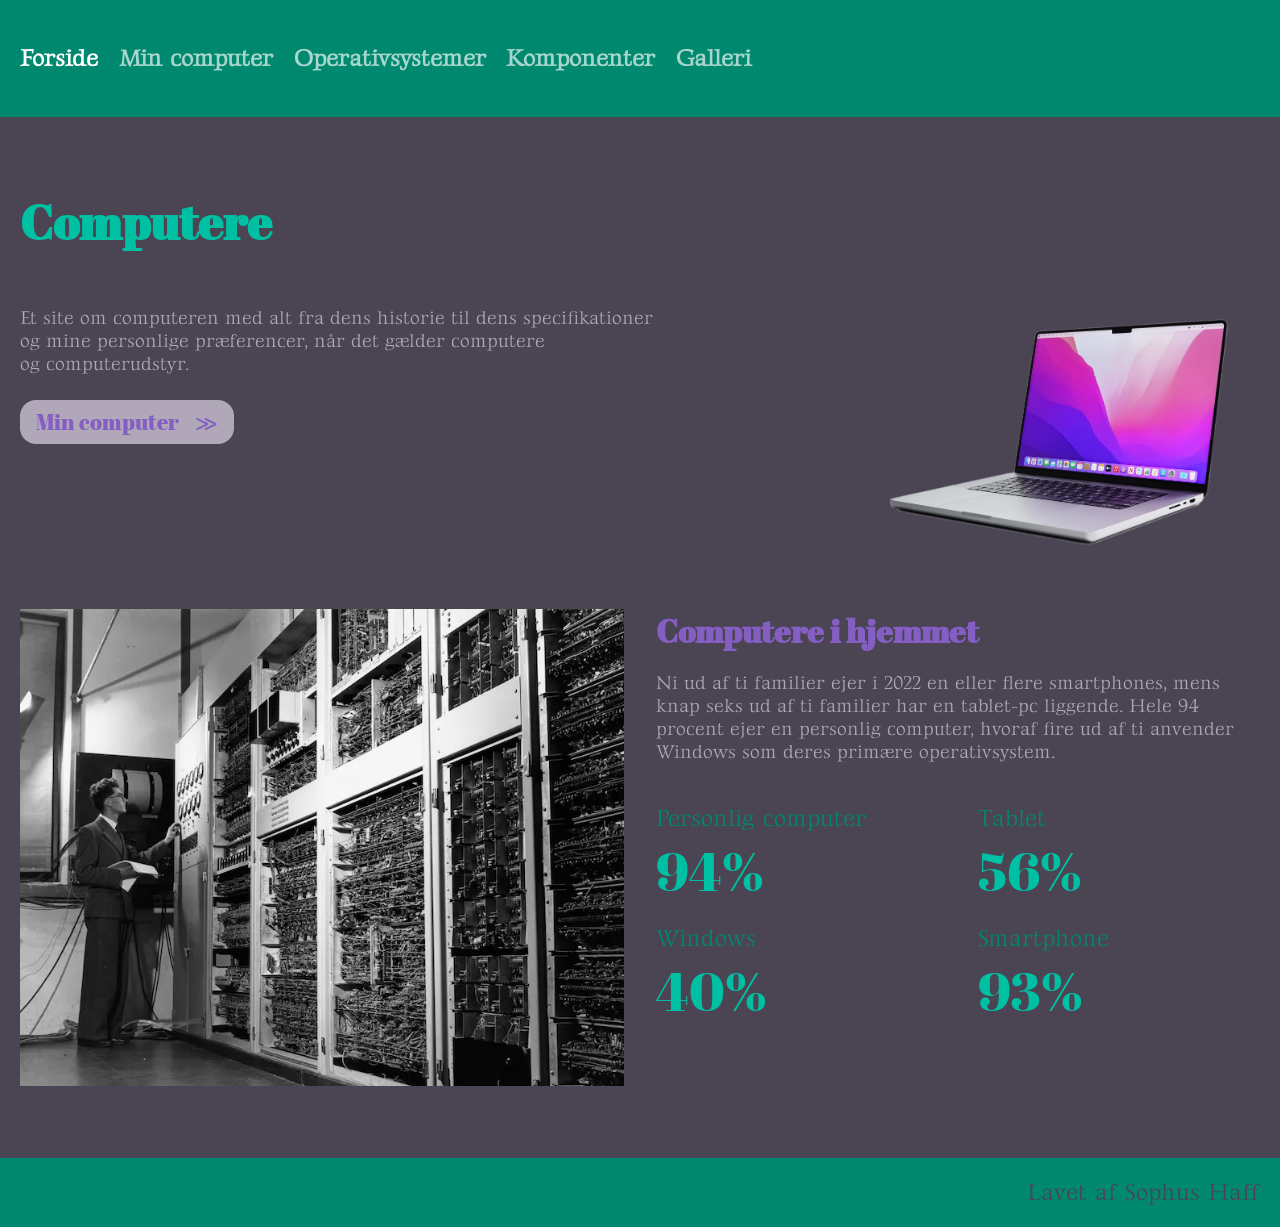
<file: index.html>
<!doctype html>
<html lang="da">
    <head>
        <meta charset="UTF-8" />
        <meta http-equiv="X-UA-Compatible" content="IE=edge" />
        <meta name="viewport" content="width=device-width, initial-scale=1.0" />
        <meta name="robots" content="noindex" />
        <title>Forside</title>
        <link rel="preconnect" href="https://fonts.googleapis.com">
        <link rel="preconnect" href="https://fonts.gstatic.com" crossorigin>
        <link href="https://fonts.googleapis.com/css2?family=Gideon+Roman&display=swap" rel="stylesheet">
        <link rel="stylesheet" href="css/style.css" />
        <link rel="stylesheet" href="css/layout.css" />
    </head>

    <body>
        <header>
            <nav>
                <ul>
                    <li><a class="active" href="index.html">Forside</a></li>
                    <li><a href="min_computer.html">Min computer</a></li>
                    <li>
                        <a href="operativsystemer.html">Operativsystemer</a>
                    </li>
                    <li><a href="komponenter.html">Komponenter</a></li>
                    <li><a href="galleri.html">Galleri</a></li>
                </ul>
            </nav>
        </header>
        <main>
            <h1>Computere</h1>

            <section class="grid_2-1">
                <div>
                    <p>
                        Et site om computeren med alt fra dens historie til dens
                        specifikationer og mine personlige præferencer, når det
                        gælder computere og computerudstyr.
                    </p>
                    <a class="button" href="min_computer.html">Min computer</a>
                </div>
                <div>
                    <img
                        class="cutout-img"
                        src="imgs/computer-cutout.webp"
                        alt="computer cutout"
                    />
                </div>
            </section>

            <section class="grid_1-1">
                <div>
                    <h2>Computere i hjemmet</h2>

                    <div>
                        <p>
                            Ni ud af ti familier ejer i 2022 en eller flere
                            smartphones, mens knap seks ud af ti familier har en
                            tablet-pc liggende. Hele 94 procent ejer en
                            personlig computer, hvoraf fire ud af ti anvender
                            Windows som deres primære operativ&shy;system.
                        </p>
                    </div>
                    <div>
                        <dl>
                            <dt>Personlig computer</dt>
                            <dd>94%</dd>

                            <dt>Windows</dt>
                            <dd>40%</dd>

                            <dt>Tablet</dt>
                            <dd>56%</dd>

                            <dt>Smartphone</dt>
                            <dd>93%</dd>


                        </dl>
                    </div>
                </div>
                <div class="column-1 full-height">
                    <div>
                        <img src="imgs/computer-old.webp" alt="computer old"/>
                    </div>
                </div>
            </section>
        </main>
        <footer>Lavet af Sophus Haff</footer>

    </body>
</html>
</file>
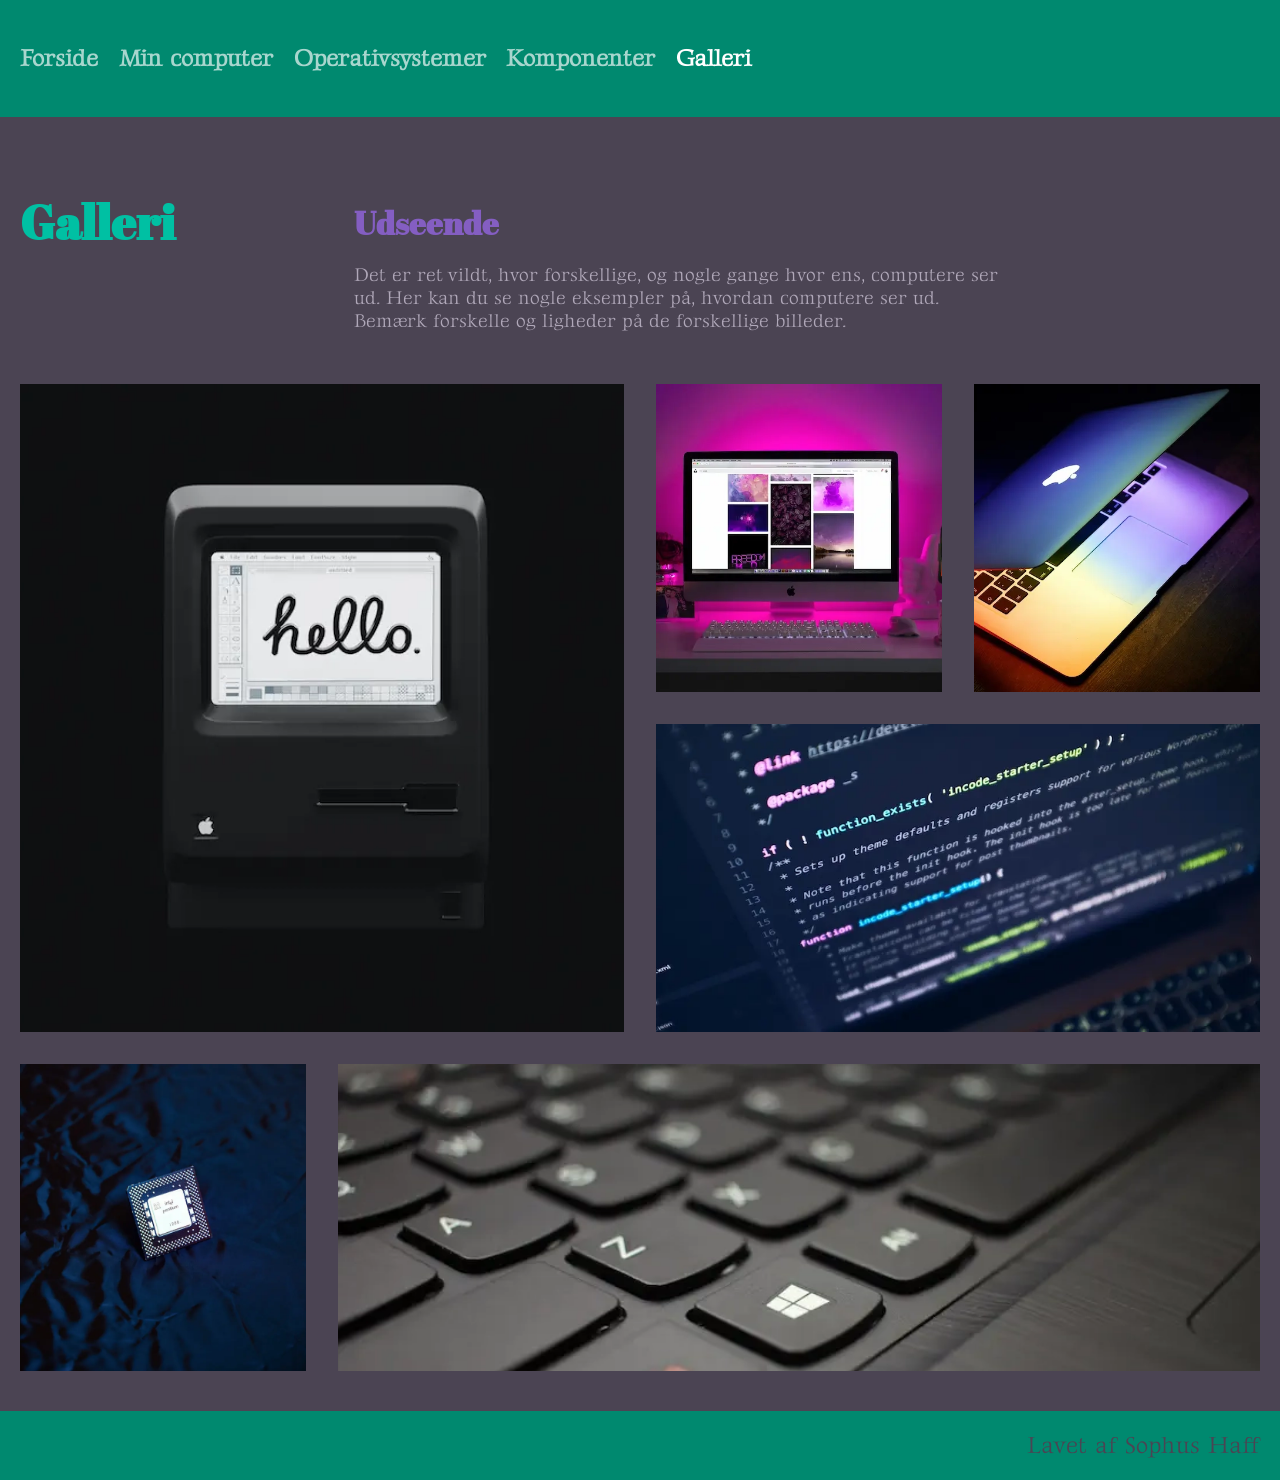
<file: galleri.html>
<!doctype html>
<html  lang="da">
    <head>
        <meta charset="UTF-8" />
        <meta http-equiv="X-UA-Compatible" content="IE=edge" />
        <meta name="viewport" content="width=device-width, initial-scale=1.0" />
        <meta name="robots" content="noindex" />
        <title>Galleri</title>
        <link rel="preconnect" href="https://fonts.googleapis.com">
        <link rel="preconnect" href="https://fonts.gstatic.com" crossorigin>
        <link href="https://fonts.googleapis.com/css2?family=Gideon+Roman&display=swap" rel="stylesheet">
        <link rel="stylesheet" href="css/style.css" />
        <link rel="stylesheet" href="css/layout.css" />
    </head>

    <body>
        <header>
            <nav>
                <ul>
                    <li><a href="index.html">Forside</a></li>
                    <li><a href="min_computer.html">Min computer</a></li>
                    <li>
                        <a href="operativsystemer.html">Operativsystemer</a>
                    </li>
                    <li><a href="komponenter.html">Komponenter</a></li>
                    <li><a class="active" href="galleri.html">Galleri</a></li>
                </ul>
            </nav>
        </header>
        <main class="gallery">
            <div class="grid_1-3">
                <h1>Galleri</h1>
                <div class="beside-h1">
                    <h2>Udseende</h2>
                    <p>
                        Det er ret vildt, hvor forskellige, og nogle gange hvor
                        ens, computere ser ud. Her kan du se nogle eksempler på,
                        hvordan computere ser ud. Bemærk forskelle og ligheder
                        på de forskellige billeder.
                    </p>
                </div>
            </div>
            <div class="grid_1-1-1-1">
                <img class="grid_col-1-2 grid_row-1-2" src="imgs/galleri/apple-84.webp" alt="apple" />

                <img
                    src="imgs/galleri/desktop-setup.webp"
                    alt="desktop setup"
                />
                <img src="imgs/galleri/macbook.webp" alt="macbook" />
                <img class="grid_col-3-4 grid_row-2" src="imgs/galleri/code.webp" alt="code" />
                <img class="grid_col-1 grid_row-3" src="imgs/galleri/intel-chip.webp" alt="intel chip" />


                <img class="grid_col-2-4 grid_row-3" src="imgs/galleri/keyboard.webp" alt="keyboard" />

            </div>
        </main>
        <footer>Lavet af Sophus Haff</footer>
    </body>
</html>
</file>
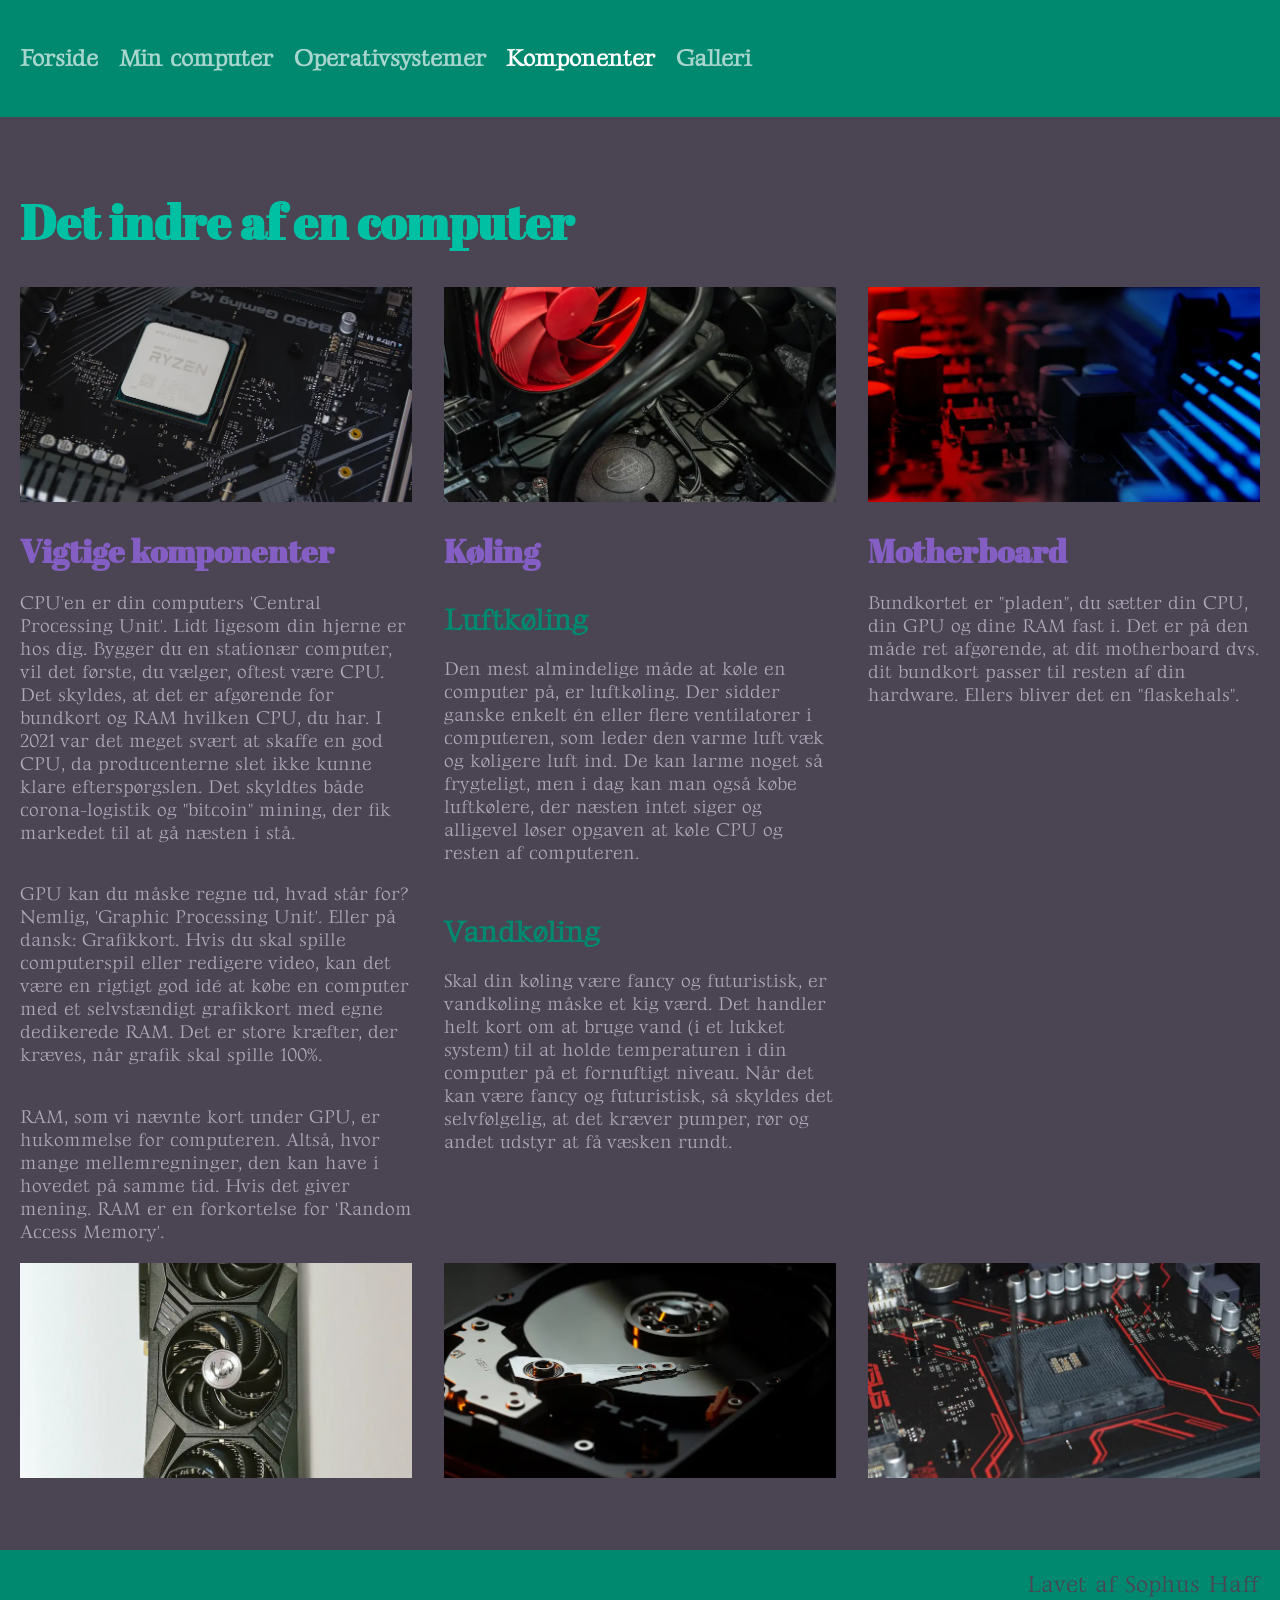
<file: komponenter.html>
<!doctype html>
<html lang="da">
    <head>
        <meta charset="UTF-8" />
        <meta http-equiv="X-UA-Compatible" content="IE=edge" />
        <meta name="viewport" content="width=device-width, initial-scale=1.0" />
        <meta name="robots" content="noindex" />
        <title>Komponenter</title>
        <link rel="preconnect" href="https://fonts.googleapis.com">
        <link rel="preconnect" href="https://fonts.gstatic.com" crossorigin>
        <link href="https://fonts.googleapis.com/css2?family=Gideon+Roman&display=swap" rel="stylesheet">
        <link rel="stylesheet" href="css/style.css" />
        <link rel="stylesheet" href="css/layout.css" />
    </head>

    <body>
        <header>
            <nav>
                <ul>
                    <li><a href="index.html">Forside</a></li>
                    <li><a href="min_computer.html">Min computer</a></li>
                    <li>
                        <a href="operativsystemer.html">Operativsystemer</a>
                    </li>
                    <li><a class="active" href="komponenter.html">Komponenter</a></li>
                    <li><a href="galleri.html">Galleri</a></li>
                </ul>
            </nav>
        </header>
        <main>
            <h1>Det indre af en computer</h1>

            <div class="grid_1-1-1">
                <div class="flex_col">
                    <img
                        src="imgs/komponenter/processor.webp"
                        alt="processor"
                    />
                    <h2>Vigtige komponenter</h2>
                    <p>
                        CPU'en er din computers 'Central Processing Unit'. Lidt
                        ligesom din hjerne er hos dig. Bygger du en stationær
                        computer, vil det første, du vælger, oftest være CPU.
                        Det skyldes, at det er afgørende for bundkort og RAM
                        hvilken CPU, du har. I 2021 var det meget svært at
                        skaffe en god CPU, da producenterne slet ikke kunne
                        klare efterspørgslen. Det skyldtes både corona-logistik
                        og "bitcoin" mining, der fik markedet til at gå næsten i
                        stå.
                    </p>
                    <p>
                        GPU kan du måske regne ud, hvad står for? Nemlig,
                        'Graphic Processing Unit'. Eller på dansk: Grafikkort.
                        Hvis du skal spille computerspil eller redigere video,
                        kan det være en rigtigt god idé at købe en computer med
                        et selvstændigt grafikkort med egne dedikerede RAM. Det
                        er store kræfter, der kræves, når grafik skal spille
                        100%.
                    </p>
                    <p>
                        RAM, som vi nævnte kort under GPU, er hukommelse for
                        computeren. Altså, hvor mange mellemregninger, den kan
                        have i hovedet på samme tid. Hvis det giver mening. RAM
                        er en forkortelse for 'Random Access Memory'.
                    </p>
                    <img
                        src="imgs/komponenter/grafikkort.webp"
                        alt="grafikort"
                    />
                </div>
                <div class="flex_col">
                    <img src="imgs/komponenter/luft.webp" alt="komponenter" />
                    <h2>Køling</h2>
                    <h3>Luftkøling</h3>
                    <p>
                        Den mest almindelige måde at køle en computer på, er
                        luftkøling. Der sidder ganske enkelt én eller flere
                        ventilatorer i computeren, som leder den varme luft væk
                        og køligere luft ind. De kan larme noget så frygteligt,
                        men i dag kan man også købe luftkølere, der næsten intet
                        siger og alligevel løser opgaven at køle CPU og resten
                        af computeren.
                    </p>
                    <h3>Vandkøling</h3>
                    <p>
                        Skal din køling være fancy og futuristisk, er vandkøling
                        måske et kig værd. Det handler helt kort om at bruge
                        vand (i et lukket system) til at holde temperaturen i
                        din computer på et fornuftigt niveau. Når det kan være
                        fancy og futuristisk, så skyldes det selvfølgelig, at
                        det kræver pumper, rør og andet udstyr at få væsken
                        rundt.
                    </p>
                    <img src="imgs/komponenter/vand.webp" alt="vand" />
                </div>
                <div class="flex_col">
                    <img
                        src="imgs/komponenter/motherboard1.webp"
                        alt="motherboard"
                    />
                    <h2>Motherboard</h2>
                    <p>
                        Bundkortet er "pladen", du sætter din CPU, din GPU og
                        dine RAM fast i. Det er på den måde ret afgørende, at
                        dit motherboard dvs. dit bundkort passer til resten af
                        din hardware. Ellers bliver det en "flaskehals".
                    </p>
                    <img
                        src="imgs/komponenter/motherboard2.webp"
                        alt="motherboard"
                    />
                </div>
            </div>
        </main>
        <footer>Lavet af Sophus Haff</footer>

    </body>
</html>
</file>
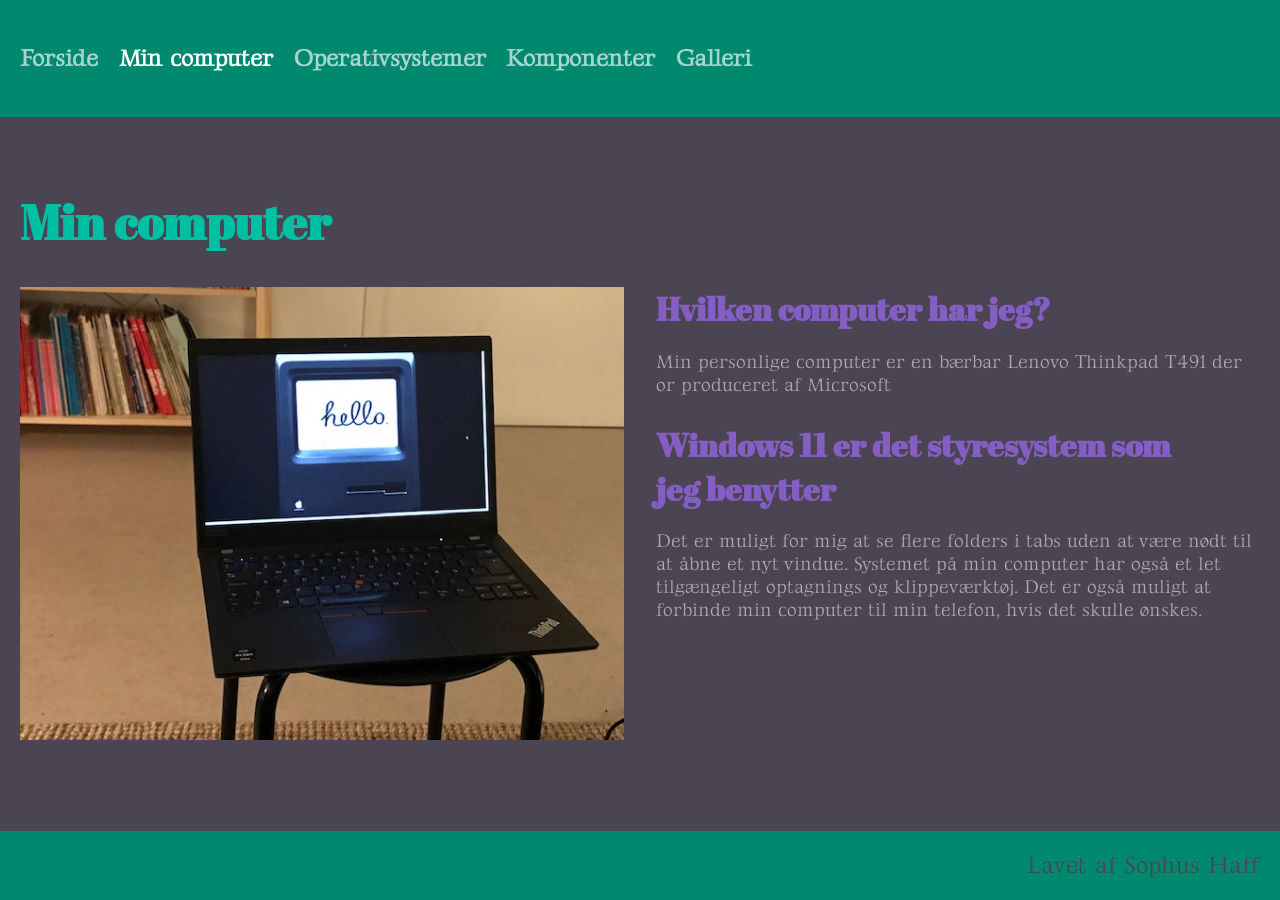
<file: min_computer.html>
<!doctype html>
<html lang="da">
    <head>
        <meta charset="UTF-8" />
        <meta http-equiv="X-UA-Compatible" content="IE=edge" />
        <meta name="viewport" content="width=device-width, initial-scale=1.0" />
        <meta name="robots" content="noindex" />
        <title>Min computer</title>
        <link rel="preconnect" href="https://fonts.googleapis.com">
        <link rel="preconnect" href="https://fonts.gstatic.com" crossorigin>
        <link href="https://fonts.googleapis.com/css2?family=Gideon+Roman&display=swap" rel="stylesheet">
        <link rel="stylesheet" href="css/style.css" />
        <link rel="stylesheet" href="css/layout.css" />
    </head>

    <body>
        <header>
            <nav>
                <ul>
                    <li><a href="index.html">Forside</a></li>
                    <li>
                        <a class="active" href="min_computer.html"
                            >Min computer</a
                        >
                    </li>
                    <li>
                        <a href="operativsystemer.html">Operativsystemer</a>
                    </li>
                    <li><a href="komponenter.html">Komponenter</a></li>
                    <li><a href="galleri.html">Galleri</a></li>
                </ul>
            </nav>
        </header>
        <main class="min-computer">
            <h1>Min computer</h1>

            <div class="grid_1-1">
                <div>
                    <img src="imgs/IMG_4056.jpg" alt="En Computer" />
                </div>

                <div>
                    <h2>Hvilken computer har jeg?</h2>

                    <p>
                        Min personlige computer er en bærbar Lenovo Thinkpad
                        T491 der or produceret af Microsoft
                    </p>
                    <h2>Windows 11 er det styresystem som jeg benytter</h2>
                    <p>
                        Det er muligt for mig at se flere folders i tabs uden at
                        være nødt til at åbne et nyt vindue. Systemet på min
                        computer har også et let tilgængeligt optagnings og
                        klippeværktøj. Det er også muligt at forbinde min
                        computer til min telefon, hvis det skulle ønskes.
                    </p>
                </div>
            </div>
        </main>

        <footer>Lavet af Sophus Haff</footer>
    </body>
</html>
</file>
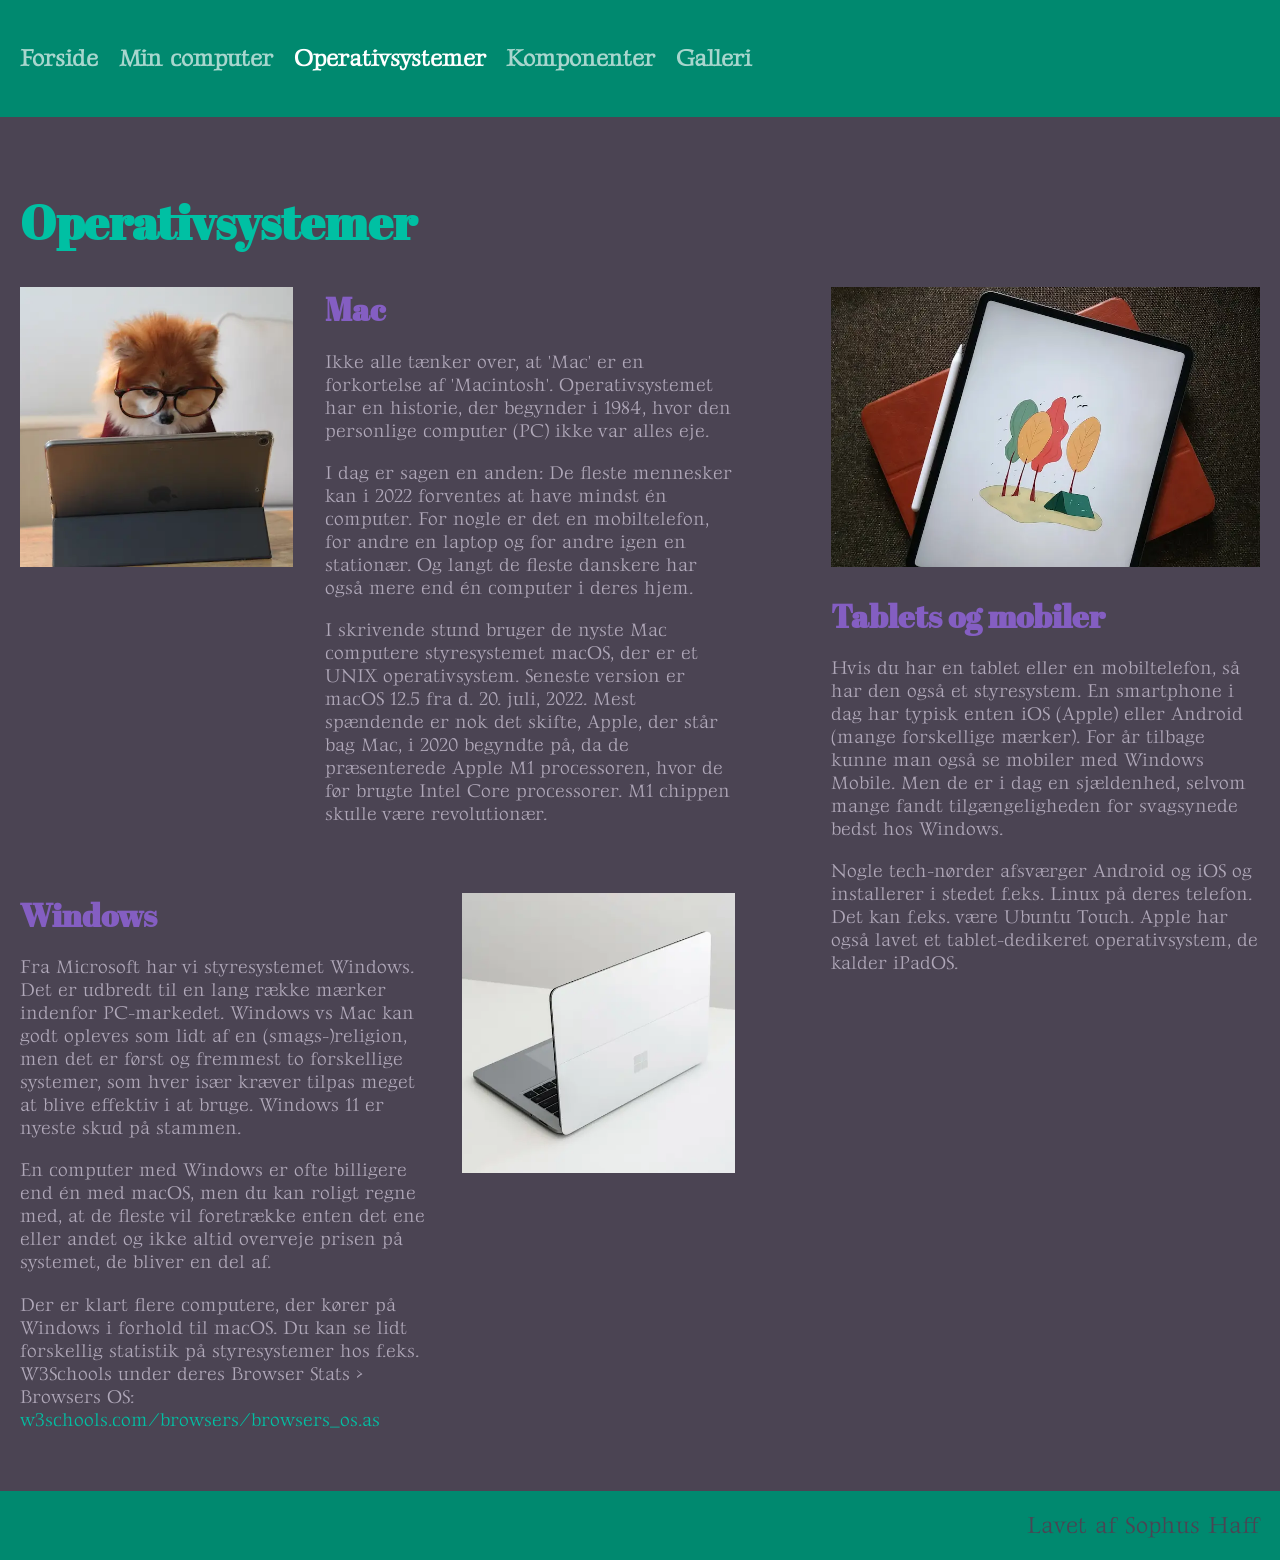
<file: operativsystemer.html>
<!doctype html>
<html lang="da">
    <head>
        <meta charset="UTF-8" />
        <meta http-equiv="X-UA-Compatible" content="IE=edge" />
        <meta name="viewport" content="width=device-width, initial-scale=1.0" />
        <meta name="robots" content="noindex" />
        <title>Operativsystemer</title>
        <link rel="preconnect" href="https://fonts.googleapis.com">
        <link rel="preconnect" href="https://fonts.gstatic.com" crossorigin>
        <link href="https://fonts.googleapis.com/css2?family=Gideon+Roman&display=swap" rel="stylesheet">
        <link rel="stylesheet" href="css/style.css" />
        <link rel="stylesheet" href="css/layout.css" />
    </head>

    <body>
        <header>
            <nav>
                <ul>
                    <li><a href="index.html">Forside</a></li>
                    <li><a href="min_computer.html">Min computer</a></li>
                    <li>
                        <a class="active" href="operativsystemer.html"
                            >Operativsystemer</a
                        >
                    </li>
                    <li><a href="komponenter.html">Komponenter</a></li>
                    <li><a href="galleri.html">Galleri</a></li>
                </ul>
            </nav>
        </header>

        <main>
            <h1>Operativsystemer</h1>

            <div class="grid_5-3">
                <div>
                    <div>
                        <div class="grid_2-3">
                            <div><img src="imgs/mac.webp" alt="mac" /></div>
                            <div>
                                <h2>Mac</h2>
                                <div>
                                    <p>
                                        Ikke alle tænker over, at 'Mac' er en
                                        forkortelse af 'Macintosh'.
                                        Operativsystemet har en historie, der
                                        begynder i 1984, hvor den personlige
                                        computer (PC) ikke var alles eje.
                                    </p>

                                    <p>
                                        I dag er sagen en anden: De fleste
                                        mennesker kan i 2022 forventes at have
                                        mindst én computer. For nogle er det en
                                        mobiltelefon, for andre en laptop og for
                                        andre igen en stationær. Og langt de
                                        fleste danskere har også mere end én
                                        computer i deres hjem.
                                    </p>

                                    <p>
                                        I skrivende stund bruger de nyste Mac
                                        computere styresystemet macOS, der er et
                                        UNIX operativsystem. Seneste version er
                                        macOS 12.5 fra d. 20. juli, 2022. Mest
                                        spændende er nok det skifte, Apple, der
                                        står bag Mac, i 2020 begyndte på, da de
                                        præsenterede Apple M1 processoren, hvor
                                        de før brugte Intel Core processorer. M1
                                        chippen skulle være revolutionær.
                                    </p>
                                </div>
                            </div>
                        </div>
                    </div>
                    <div>
                        <div class="grid_3-2">
                            <div>
                                <img
                                    src="imgs/windows.webp"
                                    aria-label="windows"
                                />
                            </div>
                            <div class="column-1">
                                <h2>Windows</h2>
                                <div>
                                    <p>
                                        Fra Microsoft har vi styresystemet
                                        Windows. Det er udbredt til en lang
                                        række mærker indenfor PC-markedet.
                                        Windows vs Mac kan godt opleves som lidt
                                        af en (smags-)religion, men det er først
                                        og fremmest to forskellige systemer, som
                                        hver især kræver tilpas meget at blive
                                        effektiv i at bruge. Windows 11 er
                                        nyeste skud på stammen.
                                    </p>

                                    <p>
                                        En computer med Windows er ofte
                                        billigere end én med macOS, men du kan
                                        roligt regne med, at de fleste vil
                                        foretrække enten det ene eller andet og
                                        ikke altid overveje prisen på systemet,
                                        de bliver en del af.
                                    </p>

                                    <p>
                                        Der er klart flere computere, der kører
                                        på Windows i forhold til macOS. Du kan
                                        se lidt forskellig statistik på
                                        styresystemer hos f.eks. W3Schools under
                                        deres Browser Stats > Browsers OS:
                                        <a
                                            href="https://www.w3schools.com/browsers/browsers_os.asp"
                                            target="_blank"
                                            >w3schools.com/browsers/browsers_os.as
                                        </a>
                                    </p>
                                </div>
                            </div>
                        </div>
                    </div>
                </div>

                <div>
                    <img src="imgs/tablet.webp" alt="tablet" />
                    <h2>Tablets og mobiler</h2>
                    <div>
                        <p>
                            Hvis du har en tablet eller en mobiltelefon, så har
                            den også et styresystem. En smartphone i dag har
                            typisk enten iOS (Apple) eller Android (mange
                            forskellige mærker). For år tilbage kunne man også
                            se mobiler med Windows Mobile. Men de er i dag en
                            sjældenhed, selvom mange fandt tilgængeligheden for
                            svagsynede bedst hos Windows.
                        </p>

                        <p>
                            Nogle tech-nørder afsværger Android og iOS og
                            installerer i stedet f.eks. Linux på deres telefon.
                            Det kan f.eks. være Ubuntu Touch. Apple har også
                            lavet et tablet-dedikeret operativsystem, de kalder
                            iPadOS.
                        </p>
                    </div>
                </div>
            </div>
        </main>
        <footer>Lavet af Sophus Haff</footer>

    </body>
</html>
</file>
<file: css/style.css>
:root {
    --green-color: #00896f;
    --light-green-color: #00c0a3;
    --purple-color: #845ec2;
    --light-purple-color: #b0a8b9;
    --gray-color: #4b4453;
    --nav-color: white;
}

/*************** Reset *********************/
* {
    box-sizing: border-box;
}
html,
body {
    height: 100%;
    overscroll-behavior: none;
}

/******** fonts ***********/

/* google font */
/* font-family: "Gideon Roman", serif; */

/* embedded web font abril_fatfaceregular fonts/... */
/*! Generated by Font Squirrel (https://www.fontsquirrel.com) on February 6, 2026 */

@font-face {
    font-family: "abril_fatfaceregular";
    src:
        url("fonts/abrilfatface-regular-webfont.woff2") format("woff2"),
        url("fonts/abrilfatface-regular-webfont.woff") format("woff");
    font-weight: normal;
    font-style: normal;
}
/******** fonts ***********/

body {
    /* push footer to bottom */
    display: flex;
    flex-direction: column;
    margin: 0;

    background-color: var(--gray-color);

    /* google font */
    font-family: "Gideon Roman", serif;
    font-weight: 400;
    font-style: normal;
    font-size: 14px;
}

main {
    display: block;
    width: fit-content;
    max-width: 100%;
    margin: 20px auto 20px;
    padding: 20px;
    color: var(--light-purple-color);
    font-size: 2.5rem;

    /* push footer to bottom */
    flex: 1 0 auto;
}

footer {
    padding: 20px;
    color: var(--gray-color);
    background-color: var(--green-color);
    font-size: 1rem;
    transition: font-size 300ms ease-in;
    /* push footer to bottom */
    flex-shrink: 0;
    text-align: right;
}

img {
    display: block;
    width: 100%;
    height: auto;
}

nav {
    padding: 20px;
    background-color: var(--green-color);
    font-size: 0.9rem;
    transition: font-size 300ms ease-in;
    min-width: 515px;
    font-weight: 600;
}
nav ul li {
    display: inline;
}
nav ul {
    padding-inline-start: 0;
}
nav a {
    margin-right: 0.8rem;
    text-decoration: none;
    color: var(--nav-color);
    opacity: 0.66;
}
nav a.active {
    opacity: 1;
}
nav a:hover {
    text-decoration: underline;
}
section {
    padding-bottom: 2rem;
}

p > a {
    color: var(--light-green-color);
    text-decoration: none;
}
p > a:hover {
    color: var(--green-color);
}



h1,
h2,
h3 {
    text-wrap: pretty;
    overflow-wrap: break-word;
    hyphens: auto;
}
h1,
h2 {
    font-family: "abril_fatfaceregular";
}
h2,
h3 {
    margin-block-end: 0;
}
h1 {
    /* min-width: 412px;*/
    font-size: 3rem;
    color: var(--light-green-color);
}

h2 {
    font-size: 2rem;
    color: var(--purple-color);
}

h3 {
    font-size: 1.9rem;
    color: var(--green-color);
}

p {
    font-size: 1.2rem;
    color: var(--light-purple-color);

    overflow-wrap: break-word;
    hyphens: auto;
    text-wrap: pretty;
    max-width: 65ch;
}

dl {
    padding: 20px 0;
    margin: 20px auto 20px;
    max-width: 100%;


    overflow-wrap: break-word;
    hyphens: auto;

    text-wrap: pretty;

    columns: 1;
}
dt {
    font-size: 1.2rem;


    color: var(--green-color);
}

dd {
    margin-inline-start: 0;
    font-size: 2rem;
    break-before: avoid;
    font-family: "abril_fatfaceregular";
    color: var(--light-green-color);
     margin-bottom: 1rem;
}



.button {
    font-family: "abril_fatfaceregular";
    padding-inline: 1rem;
    padding-block: 0.4rem;
    border-radius: 1rem;
    color: var(--purple-color);
    background-color: var(--light-purple-color);
    font-size: 1.4rem;
    text-decoration: none;
    position: relative;
}
.button:hover{
    color: var(--green-color);
}

.button::after {
    margin-inline-start: 1rem;
    content: "≫";
}


.cutout-img {
    padding: 2rem;
}

.flex_col img:last-child {
    margin-bottom: 2rem;
}

/* Gallery grid */
.grid_1-1-1-1 {
    margin-top: 2rem;
    display: grid;
    grid-template-columns: 1fr 1fr;
    gap: 2rem;
}

/* Gallery grid layout mobile*/
.grid_col-1-2 {
    grid-column: 1 / span 2;
}
.grid_row-1-2 {
    grid-row: 1 / span 2;
}
.grid_col-3-4 {
    grid-column: 1 / span 2;
}
.grid_col-2-4 {
    grid-column: 1 / span 2;
}
.grid_col-1 {
    grid-column: 1 / span 2;
}
</file>
<file: css/layout.css>
/******* Desktop *******/
@media (min-width: 1000px) {

    main {
        max-width: 1280px;
    }

    /* grid layouts */
    .grid_1-1 {
        display: grid;
        grid-template-columns: 1fr 1fr;
        gap: 2rem;
    }
    .grid_1-3 {
        display: grid;
        grid-template-columns: 1fr 3fr;
        gap: 2rem;
    }
    .grid_2-1 {
        display: grid;
        grid-template-columns: 2fr 1fr;
        gap: 2rem;
    }
    .grid_5-3 {
        display: grid;
        grid-template-columns: 5fr 3fr;
        grid-gap: 6rem;
    }

    .grid_2-3 {
        display: grid;
        grid-template-columns: 2fr 3fr;
        gap: 2rem;
        margin-bottom: 3rem;
    }
    .grid_3-2 {
        display: grid;
        grid-template-columns: 3fr 2fr;
        gap: 2rem;
    }
    .grid_1-1-1 {
        display: grid;
        grid-template-columns: 1fr 1fr 1fr;
        gap: 2rem;
        margin-bottom: 2rem;
    }
    /* gallery grid */
    .grid_1-1-1-1 {
        display: grid;
        grid-template-columns: 1fr 1fr 1fr 1fr;
        grid-template-rows: 1fr 1fr 1fr;
        gap: 2rem;
    }

    .grid_3-2 > div {
        overflow: auto;
    }

    /* fixed img height on Operativsystemer page */
    .grid_5-3 img{
        width: 100%;
        height: 280px;
        object-fit: cover;
    }

    /* fix h2 vertical algnment to images in same row */
    .grid_3-2 h2:first-child,
    .grid_2-3 h2:first-child {
        margin-top: 0;
    }
    .grid_1-1 h2:first-child {
        margin-top: 0;
    }


    /* bind img height and width to grid size on gallery page */
    .grid_1-1-1-1 img {
        width:100%;
        height: 100%;
        object-fit: cover;
        padding-bottom: 0;
    }

    /* reverse order, takes a col 2 item to col 1 */
    .column-1 {
        order: -1;
    }

    /* image taking height of grid items in row */
    .full-height > div {
        height: 100%;
        overflow: hidden;
    }
    .full-height img{
        height: calc(100% + 2rem); /* remove ogly border */
        object-fit: cover;
    }


    dl{
         columns: 2;
    }
    dt {
         font-size: 1.5rem;
    }
    dd{
         font-size: 3.4rem;
    }

    /*  flex columns on komponenter - page */
    .flex_col {
        display:flex;
        flex-direction: column;
    }
    .flex_col img{
        height: 215px;
        object-fit: cover
    }
    .flex_col img:last-child {
        margin-top: auto;
        margin-bottom: 0;
    }

    /* make nav and footer text bigger on desktop */
    nav,
    footer {
        font-size: 1.5rem;
    }

    /* fix h2 in same row as h1, vertical alignment */
    .grid_1-3 .beside-h1 h2:first-child{
        margin-top: 2.75rem;
    }



    /* Gallery grid layout desktop*/
    .grid_col-3-4{
        grid-column: 3/ span 2;
    }
    .grid_col-2-4{
        grid-column: 2/ span 3;
    }
    .grid_col-1{
        grid-column: 1;
    }
    .grid_row-2{
        grid-row: 2;
    }
    .grid_row-3{
        grid-row: 3;
    }

}
</file>
